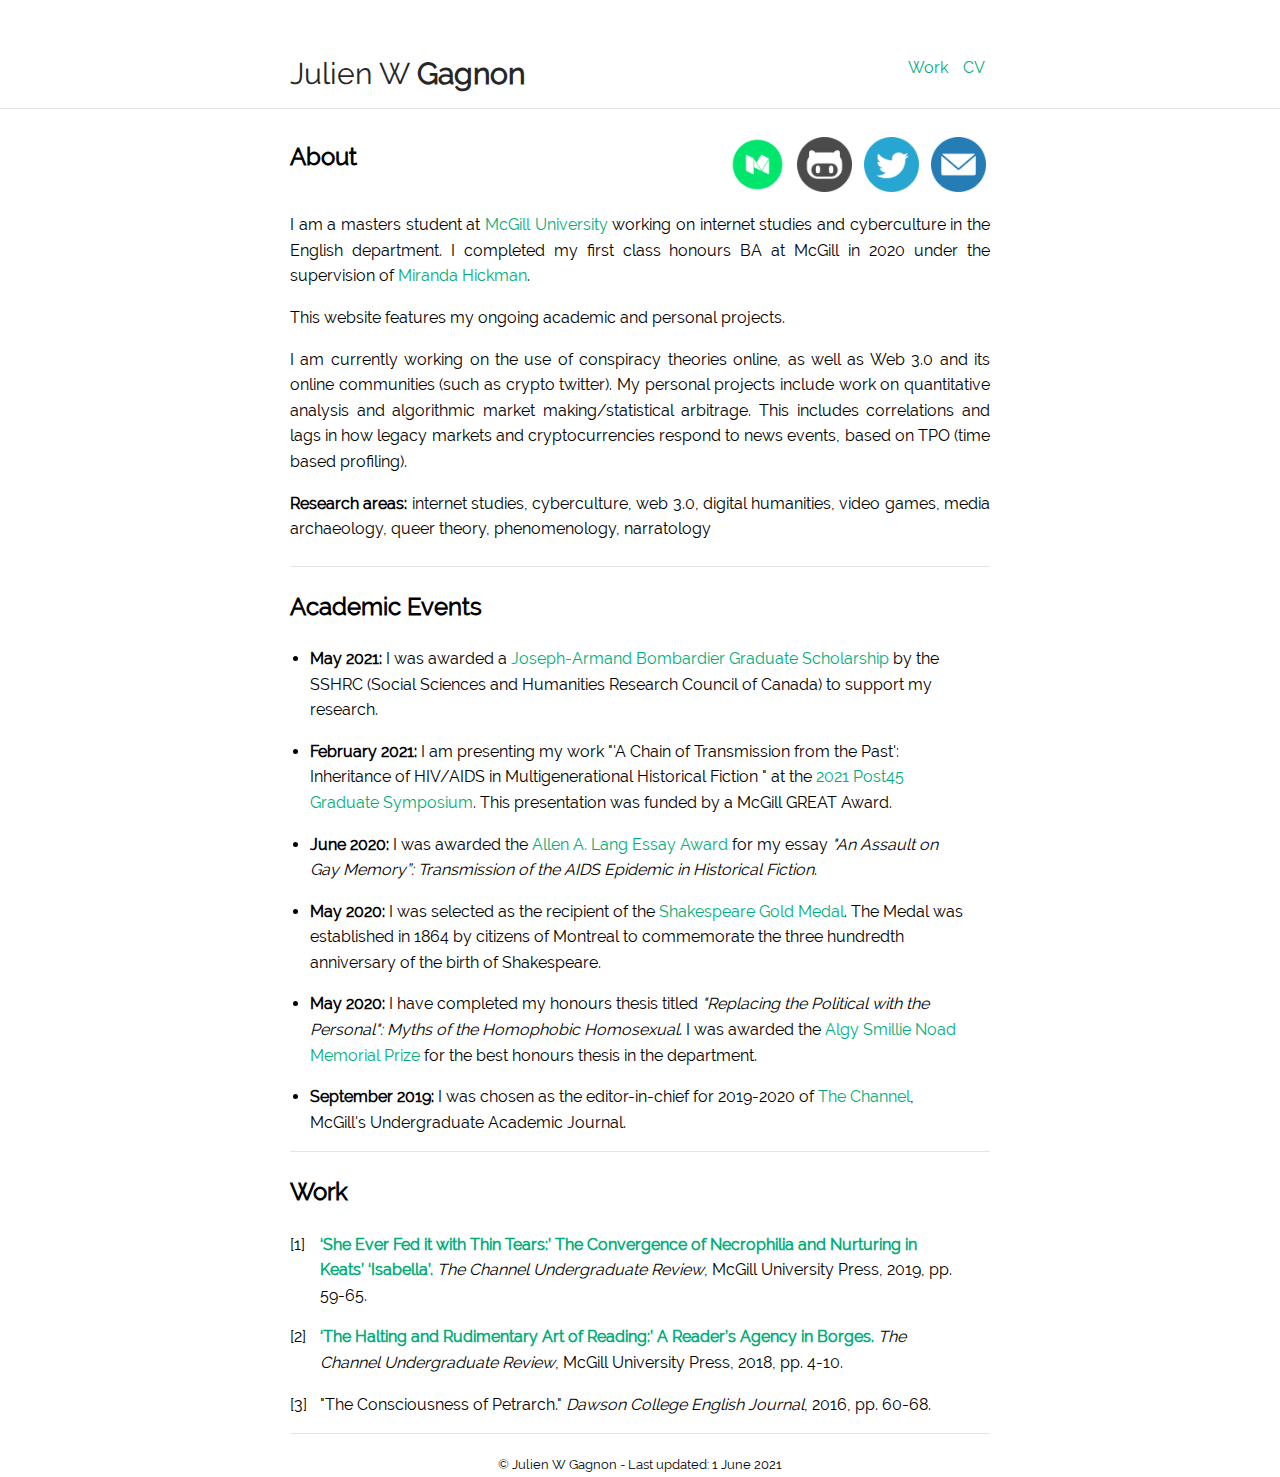
<file: index.html>
<!DOCTYPE html>
<html lang="en">
<head>
	<title>Julien William Gagnon</title>
	<meta charset="utf-8">
	<meta content="width=device-width, initial-scale=1" name="viewport">
	<meta content="Julien William Gagnon, Academic, Literature, Queer Theory, Video Games, English, Cultural Studies, Literature, McGill, Cyberculture, Internet" name="keywords">
	<meta content="Julien William Gagnon" name="author">
	<link rel="icon" type="image/png" sizes="16x16" href="resources/favicon.png"
	<meta content="" name="description">
		<link href="/feed.xml" rel="alternate" title="Julien Gagnon RSS" type="application/rss+xml">
	<link href="styles/main.css" rel="stylesheet">
</head>
<body>

	<div class="wrapper">
		<!-- Navigation bar -->
		<div class="navbar container">
			<a class="alignable pull-left" href="index.html" id="author-name"> Julien W <b>Gagnon</b></a>
			<ul class="alignable pull-right navbar-ul">
				<li class="alignable pull-right nav-list">
					<a href="resources/jg_cv.pdf">CV</a>
				</li>
				<!-- <li class="alignable pull-right nav-list">
					<a href="index.html">Home</a>
				</li>
				<li class="alignable pull-right nav-list">
					<a href="#teaching">Teaching</a>
				</li> -->
				<li class="alignable pull-right nav-list">
					<a href="#publications">Work</a>
				</li>



			</ul>
		</div>
		<div style="clear:both"></div>

		<hr>
		<div class="container content">


		<!-- ABOUT SECTION -->
		<div id="about">

			<!-- Social buttons list on top right  -->
			<div id="share-buttons">
				<a href="https://jwgagnon.medium.com" target="_blank"><img class="ico" src="resources/medium.png" alt="medium" /></a>
				<a href="https://github.com/jwgagnon" target="_blank"><img class="ico" src="resources/github.png" alt="github" /></a>
				<a href="https://twitter.com/julienwg" target="_blank"><img class="ico" src="resources/twitter.png" alt="twitter" /></a>
				<a href="mailto:julien.gagnon6@mail.mcgill.ca" target="_blank"><img class="ico" src="resources/email.png" alt="gmail" /></a>
			</div>

			<h2 id="about">About</h2>


			<!--<p><img class="profile-picture" src="resources/profile.jpg"></p>-->

			<p style='text-align: justify;'> I am a masters student at <a href="https://www.mcgill.ca/McGill">McGill University</a> working on internet studies and cyberculture in the English department. I completed my first class honours BA at McGill in 2020 under the supervision of <a href="https://www.mcgill.ca/english/staff/miranda-brun-hickman">Miranda Hickman</a>.</p>
			<p style='text-align: justify;'> This website features my ongoing academic and personal projects. </p>
			<p style='text-align: justify;'> I am currently working on the use of conspiracy theories online, as well as Web 3.0 and its online communities (such as crypto twitter). My personal projects include work on quantitative analysis and algorithmic market making/statistical arbitrage. This includes correlations and lags in how legacy markets and cryptocurrencies respond to news events, based on TPO (time based profiling).</p>
			<p style='text-align: justify;'> <b> Research areas:</b> internet studies, cyberculture, web 3.0, digital humanities, video games, media archaeology, queer theory, phenomenology, narratology  </p>
		</div>


		<!-- NEWS SECTION -->
	  <hr>
		<div id="news">
		<h2 id="section">Academic Events</h2>
			<ul>
				<li> <p><strong>May 2021:</strong>
					I was awarded a <a href="https://www.nserc-crsng.gc.ca/Students-Etudiants/CGSHarmonization-HarmonizationBESC_eng.asp">Joseph-Armand Bombardier Graduate Scholarship</a> by the SSHRC (Social Sciences and Humanities Research Council of Canada) to support my research.
					</p>
			 </li>
				<li> <p><strong>February 2021:</strong>
					I am presenting my work "'A Chain of Transmission from the Past': Inheritance of HIV/AIDS in Multigenerational Historical Fiction "
at the <a href="https://post45.org/conferences/"> 2021 Post45 Graduate Symposium</a>. This presentation was funded by a McGill GREAT Award.
					</p>
			 </li>
				<li> <p><strong>June 2020:</strong>
					 I was awarded the <a href="https://www.mcgill.ca/english/channels/news/2020-19-graduating-student-award-winners"> Allen A. Lang Essay Award</a> for my essay <em>"An Assault on Gay Memory”: Transmission of the AIDS Epidemic in Historical Fiction</em>.</p>
			 </li>
				<li>
					<p><strong>May 2020:</strong> I was selected as the recipient of the <a href="https://www.mcgill.ca/english/channels/news/2020-19-graduating-student-award-winners">Shakespeare Gold Medal</a>. The Medal was established in 1864 by citizens of Montreal to commemorate the three hundredth anniversary of the birth of Shakespeare. </p>

				</li>
				 <li> <p><strong>May 2020:</strong>
						I have completed my honours thesis titled <em>"Replacing the Political with the Personal": Myths of the Homophobic Homosexual</em>. I was awarded the <a href="https://www.mcgill.ca/english/channels/news/2020-19-graduating-student-award-winners"> Algy Smillie Noad Memorial Prize</a> for the best honours thesis in the department.</p>
				</li>
				<li> <p><strong>September 2019:</strong>
					 I was chosen as the editor-in-chief for 2019-2020 of <a href="http://mcgillchannelundergraduatereview.com/">The Channel</a>, McGill's Undergraduate Academic Journal. </p>
			 </li>
			</ul>
		</div>

		<!-- PUBLICATIONS SECTION -->
		<hr>
		<div id="publications">
		<h2 id="section">Work</h2><!-- ### Publications -->
		<ol class="bibliography">

				<li>
					<p><b><a href="http://mcgillchannelundergraduatereview.com/2019/03/she-ever-fed-it-with-thin-tears-the-convergence-of-necrophilia-and-nurturing-in-keats-isabella/">‘She Ever Fed it with Thin Tears:’ The Convergence of Necrophilia
and Nurturing in Keats’ ‘Isabella’.</a></b> <em>The Channel Undergraduate Review</em>, McGill University Press, 2019, pp. 59-65.</p>
				</li>
				<li>
					<p><b><a href="http://mcgillchannelundergraduatereview.com/2018/04/the-halting-and-rudimentary-art-of-reading-a-readers-agency-in-borges/">‘The Halting and Rudimentary Art of Reading:’ A Reader’s Agency in Borges.</a></b> <em>The Channel Undergraduate Review</em>, McGill University Press, 2018, pp. 4-10.</p>
				</li>
				<li>
					<p>"The Consciousness of Petrarch." <em>Dawson College English Journal</em>, 2016, pp. 60-68.</p>
				</li>
			</ol>
		</div>

			<!-- TEACHING SECTION
		<hr>
		<div id="teaching">
		<h2 id="section"></h2>
		</div> -->

			<!-- CONTACT SECTION
			<hr>
			<h2 id="contact">Contact</h2>-->
			<hr>
			<p style="text-align: center; margin-bottom: 10px"><small>© Julien W Gagnon - Last updated: 1 June 2021</small></a></p>
		</div>
	</div>

	<script>
       (function(i,s,o,g,r,a,m){i['GoogleAnalyticsObject']=r;i[r]=i[r]||function(){
       (i[r].q=i[r].q||[]).push(arguments)},i[r].l=1*new Date();a=s.createElement(o),
       m=s.getElementsByTagName(o)[0];a.async=1;a.src=g;m.parentNode.insertBefore(a,m)
       })(window,document,'script','//www.google-analytics.com/analytics.js','ga');
       ga('create', 'UA-73768019-2', 'auto');
       ga('send', 'pageview');
	</script>

	<footer></footer>

</body>
</html>
</file>
<file: styles/main.css>
html {
	height: 100%;
	margin: 0;
	padding: 0
}
@font-face {
	font-family: "Raleway";
	src: url("../resources/Raleway.ttf") format("truetype");
}
body {
		margin: 0;
		font: 100%/1.6 "Raleway", serif;
		height: 100%
}

#small_text {
	font: 90%/1.6 "Raleway", serif;
}

a {
	text-decoration: none;
	/* color: #02b6bd */
	color: #02ad7a
}
a:hover {
	text-decoration: underline
}
hr {
	border: 0;
	height: 0;
	border-top: 1px solid rgba(0, 0, 0, 0.1);
	border-bottom: 1px solid rgba(255, 255, 255, 0.3)
}
#author-name {
	font-size: 30px;
	color: #272727;
	display: inline-block
}
.navbar {
	padding: 50px 0 50px 0
}
.navbar-ul {
	display: inline-block;
	margin: 0;
	padding: 5px 0 5px 0;
	margin-left: 20px
}
.nav-list {
	list-style-type: none;
	margin: 0 5px 0 10px
}
.alignable, .pull-left, .pull-right {
	display: inline-block
}
.pull-left {
	float: left
}
.pull-right {
	float: right
}
.container {
	max-width: 700px;
	margin: auto
}
.wrapper {
	min-height: 100%
}
@media (max-width: 800px) {
	.container {
		max-width: 600px;
		transition: 0.3s ease all
	}
}
@media (max-width: 650px) {
	.container {
		max-width: 83%
	}
	.navbar-ul {
		margin-top: 5px
	}
}
@media (max-width: 580px) {
	#author-name {
		display: inline-block
	}
}
.content a:hover {
	text-decoration: underline
}
.content ol {
	counter-reset: list
}
.content ol>li {
	list-style-position: none;
	position: relative;
	list-style: none;
	margin-top: 5px;
	margin-bottom: 5px
}
.content ul>li {
	margin: 5px 0 5px 0
}
.content ul {
	padding: 0 20px 0 20px
}
.content ol {
	padding: 0 30px 0 30px
}
.content ol>li:before {
	content: "[" counter(list, decimal) "] ";
	counter-increment: list;
	position: absolute;
	left: -30px
}
.content blockquote {
	border-left: 5px solid #333333;
	margin: 20px 0 20px 0;
	padding: 2px 8px 2px 8px;
	font-style: italic
}
.content .profile-picture {
	height: 150px;
	width: auto;
	position: relative;
	margin: -20px 25px 0 0;
	float: left;
	border-radius: 50%
}

#about {
  display: inline-block;
}

p .content .profile-picture {
	padding: 0;
	margin: 0
}
@media (max-width: 480px) {
	.content .profile-picture img {
		margin-top: -5px
	}
}

.content img {
	text-align: center;
	width: 100%
}
table {
	margin: 15px 0;
	border-collapse: collapse;
	width: 100%;
	padding: 0
}
table tr {
	border-top: 1px solid #cccccc;
	background-color: white;
	margin: 0;
	padding: 0
}
table tr:nth-child(2n) {
	background-color: #f8f8f8
}
table tr th {
	font-weight: bold;
	border: 1px solid #cccccc;
	text-align: left;
	margin: 0;
	padding: 6px 13px
}
table tr td {
	border: 1px solid #cccccc;
	text-align: left;
	margin: 0;
	padding: 6px 13px
}
table tr th :first-child, table tr td :first-child {
	margin: 0
}
table tr th :last-child, table tr td :last-child {
	margin: 0
}

#share-buttons img{
  width: 55px;
  padding: 4px;
  border: 0;
  box-shadow: 0;
	display: inline-block;
}

#share-buttons {
	margin: 15px 0 -10px 0;
	position: relative;
	float: right;
  /* text-align: center; */
}

.ico:hover, .ico:active {
  -webkit-transform: scale(1.1) rotate(360deg);
  -moz-transform: scale(1.1) rotate(360deg);
  -ms-transform: scale(1.1) rotate(360deg);
  -o-transform: scale(1.1) rotate(360deg);
  transform: scale(1.1) rotate(360deg);
}


/* h2 {
  font-family: 'DeepMindSerif';
  src: URL('DeepMindSerif.ttf') format('truetype');
} */
</file>
